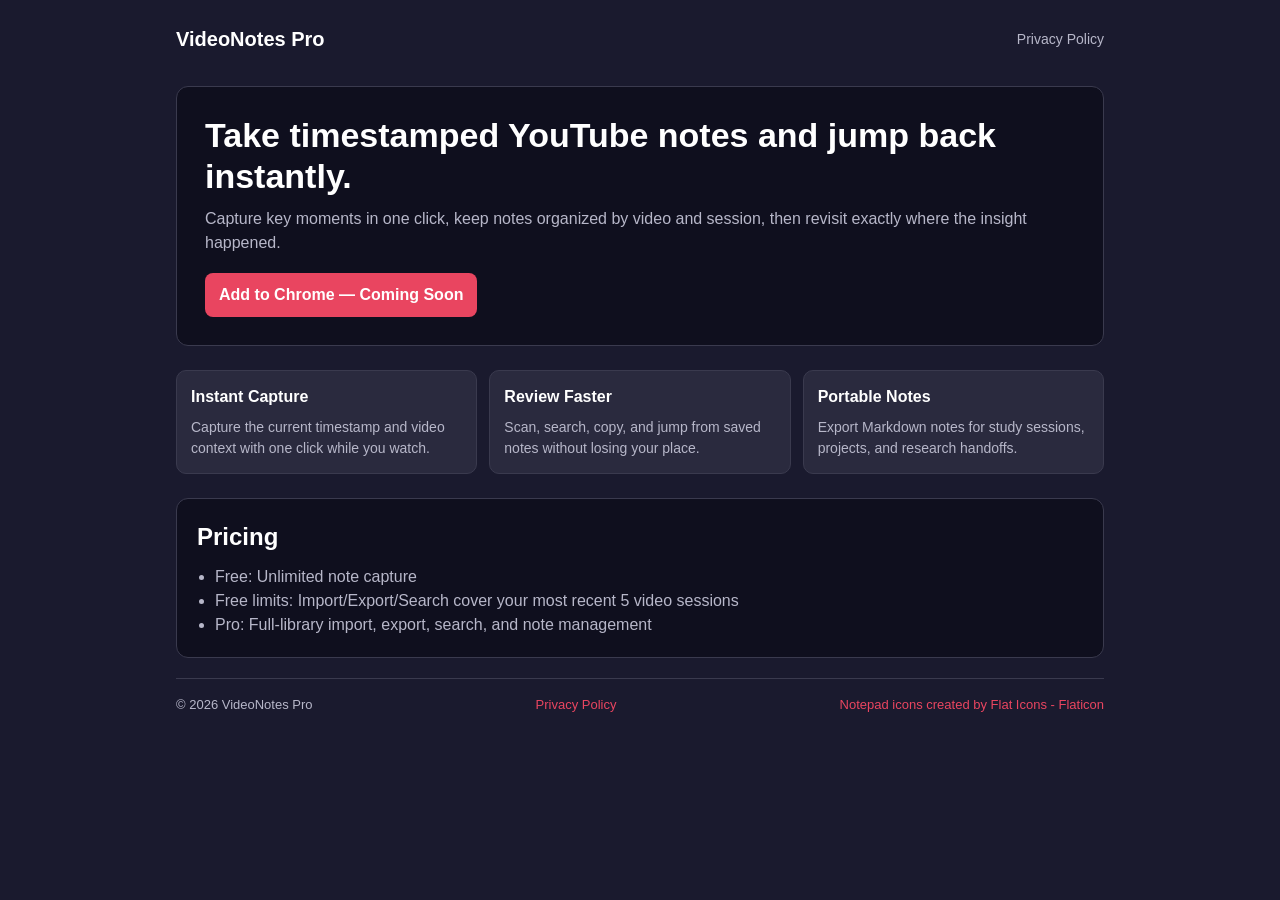
<file: index.html>
<!DOCTYPE html>
<html lang="en">
<head>
  <meta charset="UTF-8">
  <meta name="viewport" content="width=device-width, initial-scale=1.0">
  <title>VideoNotes Pro — Timestamped YouTube Notes, Organized and Clickable</title>
  <style>
    :root {
      --bg: #1a1a2e;
      --panel: #0f0f1e;
      --card: #2a2a3e;
      --text: #ffffff;
      --muted: #b7b7c9;
      --accent: #e94560;
      --accent-hover: #d63a52;
      --border: #3a3a4e;
    }
    * { box-sizing: border-box; margin: 0; padding: 0; }
    body {
      font-family: -apple-system, BlinkMacSystemFont, "Segoe UI", Roboto, "Helvetica Neue", Arial, sans-serif;
      background: var(--bg);
      color: var(--text);
      line-height: 1.5;
    }
    .wrap {
      max-width: 960px;
      margin: 0 auto;
      padding: 24px 16px 64px;
    }
    .nav {
      display: flex;
      justify-content: space-between;
      align-items: center;
      margin-bottom: 32px;
    }
    .brand { font-weight: 700; font-size: 20px; }
    .nav a {
      color: var(--muted);
      text-decoration: none;
      margin-left: 16px;
      font-size: 14px;
    }
    .hero {
      background: var(--panel);
      border: 1px solid var(--border);
      border-radius: 12px;
      padding: 28px;
      margin-bottom: 24px;
    }
    .hero h1 {
      font-size: 34px;
      line-height: 1.2;
      margin-bottom: 10px;
    }
    .hero p { color: var(--muted); margin-bottom: 18px; }
    .cta {
      display: inline-block;
      background: var(--accent);
      color: var(--text);
      padding: 10px 14px;
      border-radius: 8px;
      text-decoration: none;
      font-weight: 600;
    }
    .cta:hover { background: var(--accent-hover); }
    .grid {
      display: grid;
      grid-template-columns: repeat(auto-fit, minmax(220px, 1fr));
      gap: 12px;
      margin-bottom: 24px;
    }
    .card {
      background: var(--card);
      border: 1px solid var(--border);
      border-radius: 10px;
      padding: 14px;
    }
    .card h3 { margin-bottom: 8px; font-size: 16px; }
    .card p { color: var(--muted); font-size: 14px; }
    .pricing {
      background: var(--panel);
      border: 1px solid var(--border);
      border-radius: 12px;
      padding: 20px;
      margin-bottom: 20px;
    }
    .pricing ul { margin: 10px 0 0 18px; color: var(--muted); }
    .footer {
      border-top: 1px solid var(--border);
      padding-top: 16px;
      color: var(--muted);
      font-size: 13px;
      display: flex;
      flex-wrap: wrap;
      gap: 12px;
      justify-content: space-between;
    }
    .footer a { color: var(--accent); text-decoration: none; }
  </style>
</head>
<body>
  <div class="wrap">
    <header class="nav">
      <div class="brand">VideoNotes Pro</div>
      <div>
        <a href="privacy.html">Privacy Policy</a>
      </div>
    </header>

    <section class="hero">
      <h1>Take timestamped YouTube notes and jump back instantly.</h1>
      <p>Capture key moments in one click, keep notes organized by video and session, then revisit exactly where the insight happened.</p>
      <a class="cta" href="#" aria-disabled="true">Add to Chrome — Coming Soon</a>
    </section>

    <section class="grid">
      <article class="card">
        <h3>Instant Capture</h3>
        <p>Capture the current timestamp and video context with one click while you watch.</p>
      </article>
      <article class="card">
        <h3>Review Faster</h3>
        <p>Scan, search, copy, and jump from saved notes without losing your place.</p>
      </article>
      <article class="card">
        <h3>Portable Notes</h3>
        <p>Export Markdown notes for study sessions, projects, and research handoffs.</p>
      </article>
    </section>

    <section class="pricing">
      <h2>Pricing</h2>
      <ul>
        <li>Free: Unlimited note capture</li>
        <li>Free limits: Import/Export/Search cover your most recent 5 video sessions</li>
        <li>Pro: Full-library import, export, search, and note management</li>
      </ul>
    </section>

    <footer class="footer">
      <span>© 2026 VideoNotes Pro</span>
      <span><a href="privacy.html">Privacy Policy</a></span>
      <span><a href="https://www.flaticon.com/free-icons/notepad" title="notepad icons">Notepad icons created by Flat Icons - Flaticon</a></span>
    </footer>
  </div>
</body>
</html>
</file>
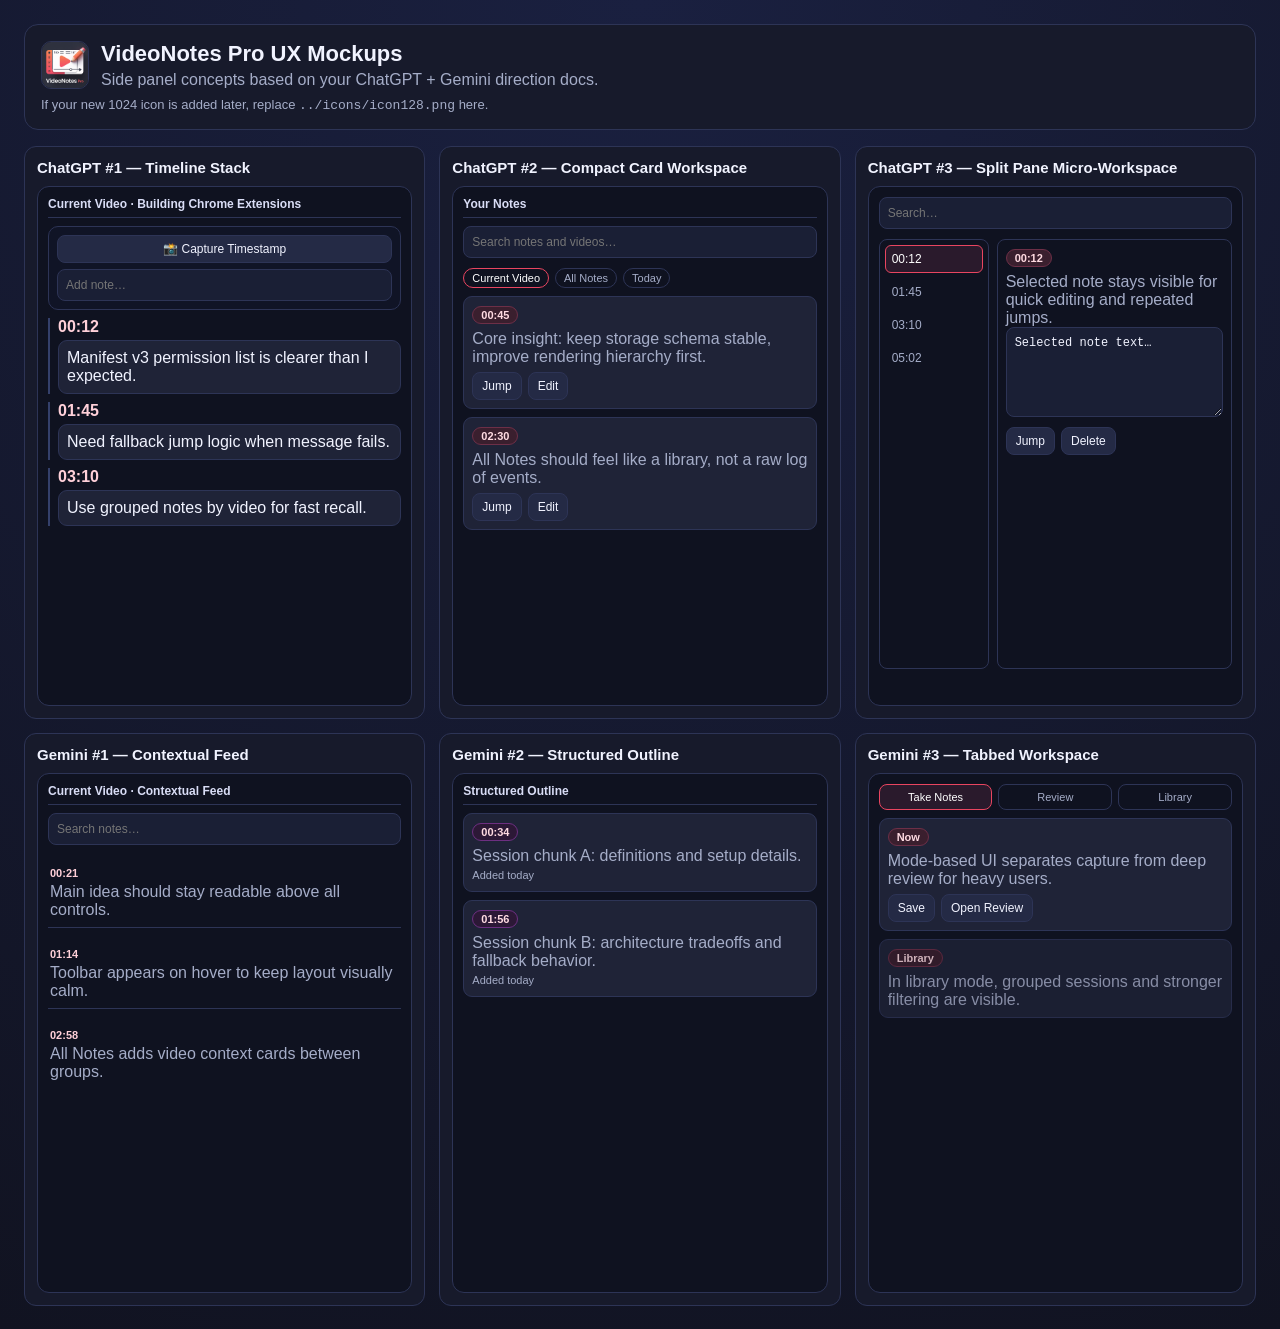
<file: mockups/index.html>
<!DOCTYPE html>
<html lang="en">
<head>
  <meta charset="UTF-8" />
  <meta name="viewport" content="width=device-width, initial-scale=1.0" />
  <title>VideoNotes Pro — UX Mockup Gallery</title>
  <link rel="stylesheet" href="mockups.css" />
</head>
<body>
  <main class="page">
    <header class="page-header">
      <div class="brand-wrap">
        <img src="../icons/icon128.png" alt="VideoNotes Pro icon" class="brand-icon" />
        <div>
          <h1>VideoNotes Pro UX Mockups</h1>
          <p>Side panel concepts based on your ChatGPT + Gemini direction docs.</p>
        </div>
      </div>
      <p class="note">If your new 1024 icon is added later, replace <code>../icons/icon128.png</code> here.</p>
    </header>

    <section class="comparison-grid">
      <article class="concept-card">
        <h2>ChatGPT #1 — Timeline Stack</h2>
        <div class="panel timeline">
          <div class="panel-header">Current Video · Building Chrome Extensions</div>
          <div class="capture-sticky">
            <button>📸 Capture Timestamp</button>
            <input placeholder="Add note…" />
          </div>
          <div class="feed">
            <div class="timeline-item">
              <span class="stamp">00:12</span>
              <div class="note-card">Manifest v3 permission list is clearer than I expected.</div>
            </div>
            <div class="timeline-item">
              <span class="stamp">01:45</span>
              <div class="note-card">Need fallback jump logic when message fails.</div>
            </div>
            <div class="timeline-item">
              <span class="stamp">03:10</span>
              <div class="note-card">Use grouped notes by video for fast recall.</div>
            </div>
          </div>
        </div>
      </article>

      <article class="concept-card">
        <h2>ChatGPT #2 — Compact Card Workspace</h2>
        <div class="panel compact">
          <div class="panel-header">Your Notes</div>
          <input class="search" placeholder="Search notes and videos…" />
          <div class="chips">
            <span class="chip active">Current Video</span>
            <span class="chip">All Notes</span>
            <span class="chip">Today</span>
          </div>
          <div class="feed">
            <div class="review-card">
              <span class="pill">00:45</span>
              <p>Core insight: keep storage schema stable, improve rendering hierarchy first.</p>
              <div class="actions"><button>Jump</button><button>Edit</button></div>
            </div>
            <div class="review-card">
              <span class="pill">02:30</span>
              <p>All Notes should feel like a library, not a raw log of events.</p>
              <div class="actions"><button>Jump</button><button>Edit</button></div>
            </div>
          </div>
        </div>
      </article>

      <article class="concept-card">
        <h2>ChatGPT #3 — Split Pane Micro-Workspace</h2>
        <div class="panel split">
          <input class="search" placeholder="Search…" />
          <div class="split-body">
            <aside class="left-rail">
              <div class="rail-item active">00:12</div>
              <div class="rail-item">01:45</div>
              <div class="rail-item">03:10</div>
              <div class="rail-item">05:02</div>
            </aside>
            <section class="detail">
              <span class="pill">00:12</span>
              <p>Selected note stays visible for quick editing and repeated jumps.</p>
              <textarea>Selected note text…</textarea>
              <div class="actions"><button>Jump</button><button>Delete</button></div>
            </section>
          </div>
        </div>
      </article>

      <article class="concept-card">
        <h2>Gemini #1 — Contextual Feed</h2>
        <div class="panel feed-mode">
          <div class="panel-header">Current Video · Contextual Feed</div>
          <input class="search" placeholder="Search notes…" />
          <div class="feed minimal">
            <div class="feed-row">
              <span class="tiny-stamp">00:21</span>
              <p>Main idea should stay readable above all controls.</p>
            </div>
            <div class="feed-row">
              <span class="tiny-stamp">01:14</span>
              <p>Toolbar appears on hover to keep layout visually calm.</p>
            </div>
            <div class="feed-row">
              <span class="tiny-stamp">02:58</span>
              <p>All Notes adds video context cards between groups.</p>
            </div>
          </div>
        </div>
      </article>

      <article class="concept-card">
        <h2>Gemini #2 — Structured Outline</h2>
        <div class="panel outline">
          <div class="panel-header">Structured Outline</div>
          <div class="feed">
            <div class="outline-card">
              <button class="pill action">00:34</button>
              <p>Session chunk A: definitions and setup details.</p>
              <small>Added today</small>
            </div>
            <div class="outline-card">
              <button class="pill action">01:56</button>
              <p>Session chunk B: architecture tradeoffs and fallback behavior.</p>
              <small>Added today</small>
            </div>
          </div>
        </div>
      </article>

      <article class="concept-card">
        <h2>Gemini #3 — Tabbed Workspace</h2>
        <div class="panel tabs-mode">
          <div class="tab-row">
            <span class="tab active">Take Notes</span>
            <span class="tab">Review</span>
            <span class="tab">Library</span>
          </div>
          <div class="feed">
            <div class="review-card">
              <span class="pill">Now</span>
              <p>Mode-based UI separates capture from deep review for heavy users.</p>
              <div class="actions"><button>Save</button><button>Open Review</button></div>
            </div>
            <div class="review-card muted">
              <span class="pill">Library</span>
              <p>In library mode, grouped sessions and stronger filtering are visible.</p>
            </div>
          </div>
        </div>
      </article>
    </section>
  </main>
</body>
</html>
</file>
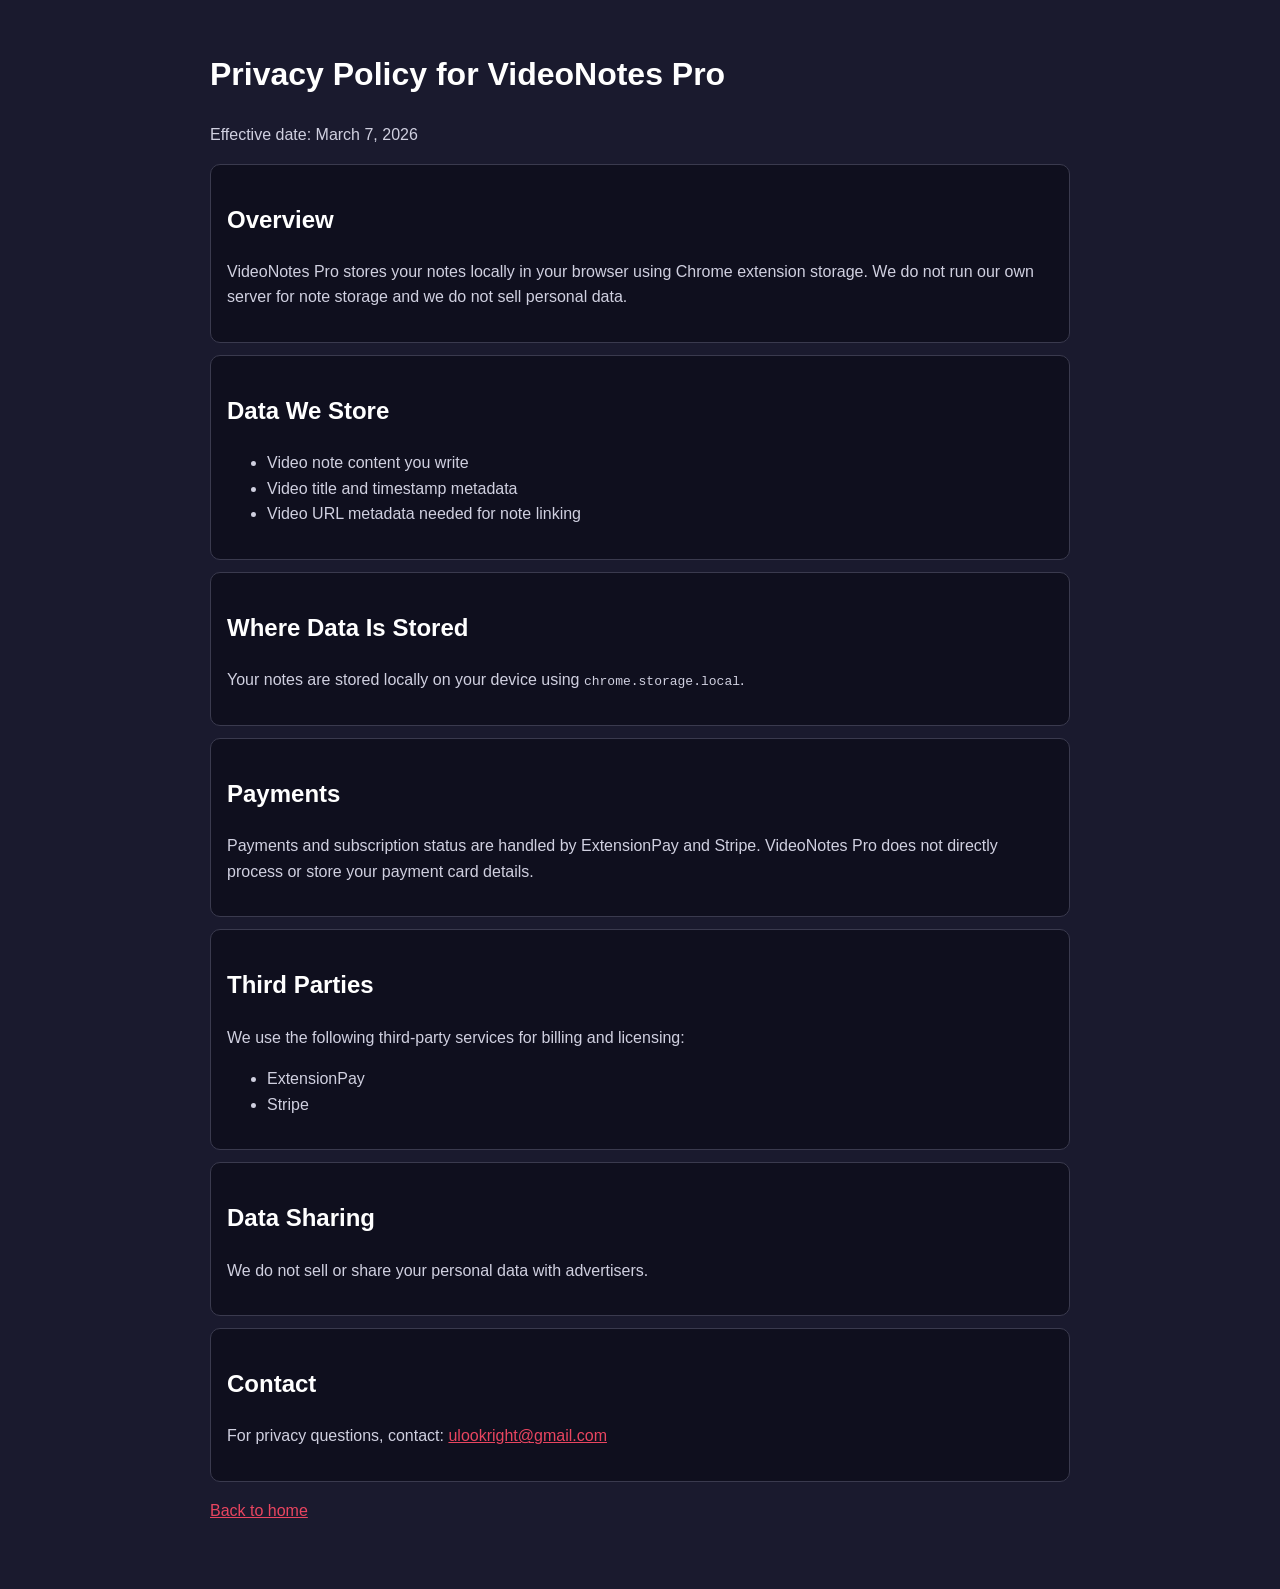
<file: privacy.html>
<!DOCTYPE html>
<html lang="en">
<head>
  <meta charset="UTF-8">
  <meta name="viewport" content="width=device-width, initial-scale=1.0">
  <title>VideoNotes Pro Privacy Policy</title>
  <style>
    body {
      font-family: -apple-system, BlinkMacSystemFont, "Segoe UI", Roboto, "Helvetica Neue", Arial, sans-serif;
      background: #1a1a2e;
      color: #ffffff;
      margin: 0;
      line-height: 1.6;
    }
    main {
      max-width: 860px;
      margin: 0 auto;
      padding: 28px 16px 50px;
    }
    h1, h2 { color: #ffffff; }
    p, li { color: #d0d0e0; }
    a { color: #e94560; }
    .card {
      background: #0f0f1e;
      border: 1px solid #3a3a4e;
      border-radius: 10px;
      padding: 16px;
      margin-top: 12px;
    }
  </style>
</head>
<body>
  <main>
    <h1>Privacy Policy for VideoNotes Pro</h1>
    <p>Effective date: March 7, 2026</p>

    <div class="card">
      <h2>Overview</h2>
      <p>VideoNotes Pro stores your notes locally in your browser using Chrome extension storage. We do not run our own server for note storage and we do not sell personal data.</p>
    </div>

    <div class="card">
      <h2>Data We Store</h2>
      <ul>
        <li>Video note content you write</li>
        <li>Video title and timestamp metadata</li>
        <li>Video URL metadata needed for note linking</li>
      </ul>
    </div>

    <div class="card">
      <h2>Where Data Is Stored</h2>
      <p>Your notes are stored locally on your device using <code>chrome.storage.local</code>.</p>
    </div>

    <div class="card">
      <h2>Payments</h2>
      <p>Payments and subscription status are handled by ExtensionPay and Stripe. VideoNotes Pro does not directly process or store your payment card details.</p>
    </div>

    <div class="card">
      <h2>Third Parties</h2>
      <p>We use the following third-party services for billing and licensing:</p>
      <ul>
        <li>ExtensionPay</li>
        <li>Stripe</li>
      </ul>
    </div>

    <div class="card">
      <h2>Data Sharing</h2>
      <p>We do not sell or share your personal data with advertisers.</p>
    </div>

    <div class="card">
      <h2>Contact</h2>
      <p>For privacy questions, contact: <a href="mailto:ulookright@gmail.com">ulookright@gmail.com</a></p>
    </div>

    <p><a href="index.html">Back to home</a></p>
  </main>
</body>
</html>
</file>
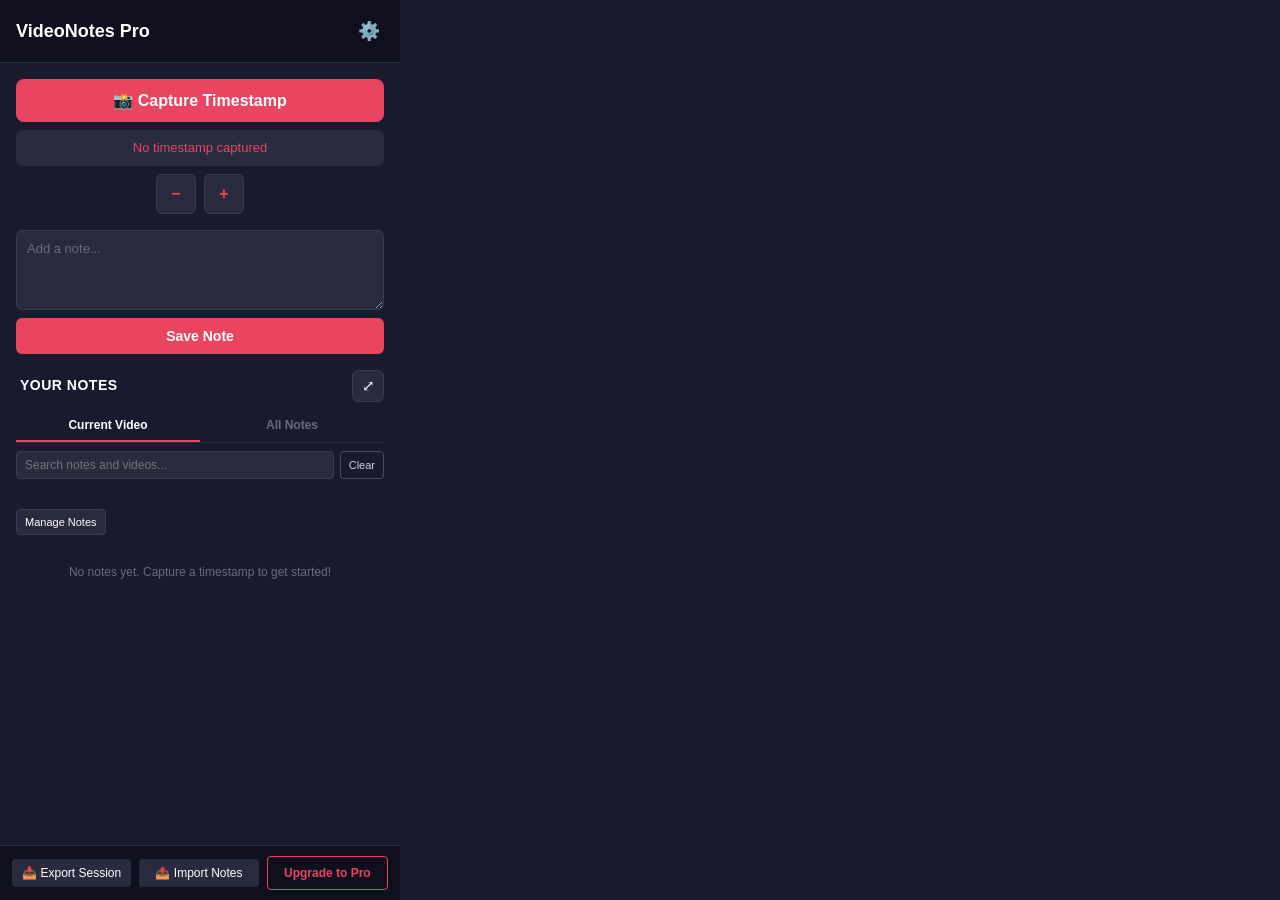
<file: sidepanel.html>
<!DOCTYPE html>
<html lang="en">
<head>
  <meta charset="UTF-8">
  <meta name="viewport" content="width=device-width, initial-scale=1.0">
  <title>VideoNotes Pro</title>
  <link rel="stylesheet" href="styles.css">
</head>
<body>
  <div id="container" class="panel-container">
    
    <!-- Header -->
    <header class="panel-header">
      <h1 class="panel-title">VideoNotes Pro</h1>
      <div class="header-right">
        <span id="unsaved-badge" class="unsaved-badge" style="display:none;"></span>
        <button id="settings-btn" class="settings-btn" title="Settings">
          ⚙️
        </button>
      </div>
    </header>

    <!-- Main Content -->
    <main class="panel-main">
      
      <!-- Capture Section -->
      <section class="capture-section">
        <button id="capture-btn" class="capture-btn">
          📸 Capture Timestamp
        </button>
        <div id="current-timestamp" class="current-timestamp">
          No timestamp captured
        </div>
        <div class="timestamp-adjustments">
          <button id="timestamp-minus-btn" class="timestamp-adjust-btn" title="Subtract 1 second">−</button>
          <button id="timestamp-plus-btn" class="timestamp-adjust-btn" title="Add 1 second">+</button>
        </div>
      </section>

      <!-- Note Input Section -->
      <section class="note-input-section">
        <textarea id="note-input" class="note-textarea" placeholder="Add a note..." maxlength="500"></textarea>
        <button id="save-btn" class="save-btn">Save Note</button>
        <div id="free-notes-countdown" class="free-notes-countdown" style="display:none;"></div>
      </section>

      <!-- Notes List Section -->
      <section class="notes-section">
        <div class="notes-header-row">
          <h2 class="notes-title">Your Notes</h2>
          <button id="notes-expand-btn" class="notes-expand-btn" type="button" title="Expand notes view" aria-pressed="false" aria-label="Expand notes view">⤢</button>
        </div>
        <div class="notes-tabs" role="tablist" aria-label="Notes view">
          <button id="tab-current" class="notes-tab active" type="button" role="tab" aria-selected="true">Current Video</button>
          <button id="tab-all" class="notes-tab" type="button" role="tab" aria-selected="false">All Notes</button>
        </div>
        <div class="notes-search">
          <input id="notes-search-input" type="text" class="notes-search-input" placeholder="Search notes and videos...">
          <button id="notes-search-clear" type="button" class="notes-search-clear">Clear</button>
        </div>
        <div id="notes-search-status" class="notes-search-status"></div>
        <div class="notes-controls">
          <button id="manage-notes-btn" type="button" class="notes-control-btn">Manage Notes</button>
          <button id="collapse-all-btn" type="button" class="notes-control-btn">− All</button>
          <button id="expand-all-btn" type="button" class="notes-control-btn">+ All</button>
        </div>
        <div id="manage-toolbar" class="manage-toolbar hidden">
          <button id="delete-selected-notes-btn" type="button" class="manage-btn">Delete Selected Notes</button>
          <button id="delete-selected-sessions-btn" type="button" class="manage-btn">Delete Selected Sessions</button>
          <button id="clear-selection-btn" type="button" class="manage-btn">Clear Selection</button>
        </div>
        <div id="notes-list" class="notes-list">
          <p class="empty-state">No notes yet. Capture a timestamp to get started!</p>
        </div>
      </section>

      <input id="import-file-input" type="file" accept=".md,text/markdown,text/plain" hidden multiple>

    </main>

    <!-- Footer -->
    <footer class="panel-footer">
      <button id="export-btn" class="footer-btn export-btn" title="Export session — Shift+click to export all sessions">📥 Export Session</button>
      <button id="import-btn" class="footer-btn import-btn" title="Import notes from file(s) — supports multiple files">📤 Import Notes</button>
      <a id="upgrade-link" href="#" class="footer-link upgrade-link">Upgrade to Pro</a>
    </footer>

  </div>

  <script src="ExtPay.js"></script>
  <script src="markdown_reader.js"></script>
  <script src="sidepanel.js"></script>
</body>
</html>
</file>
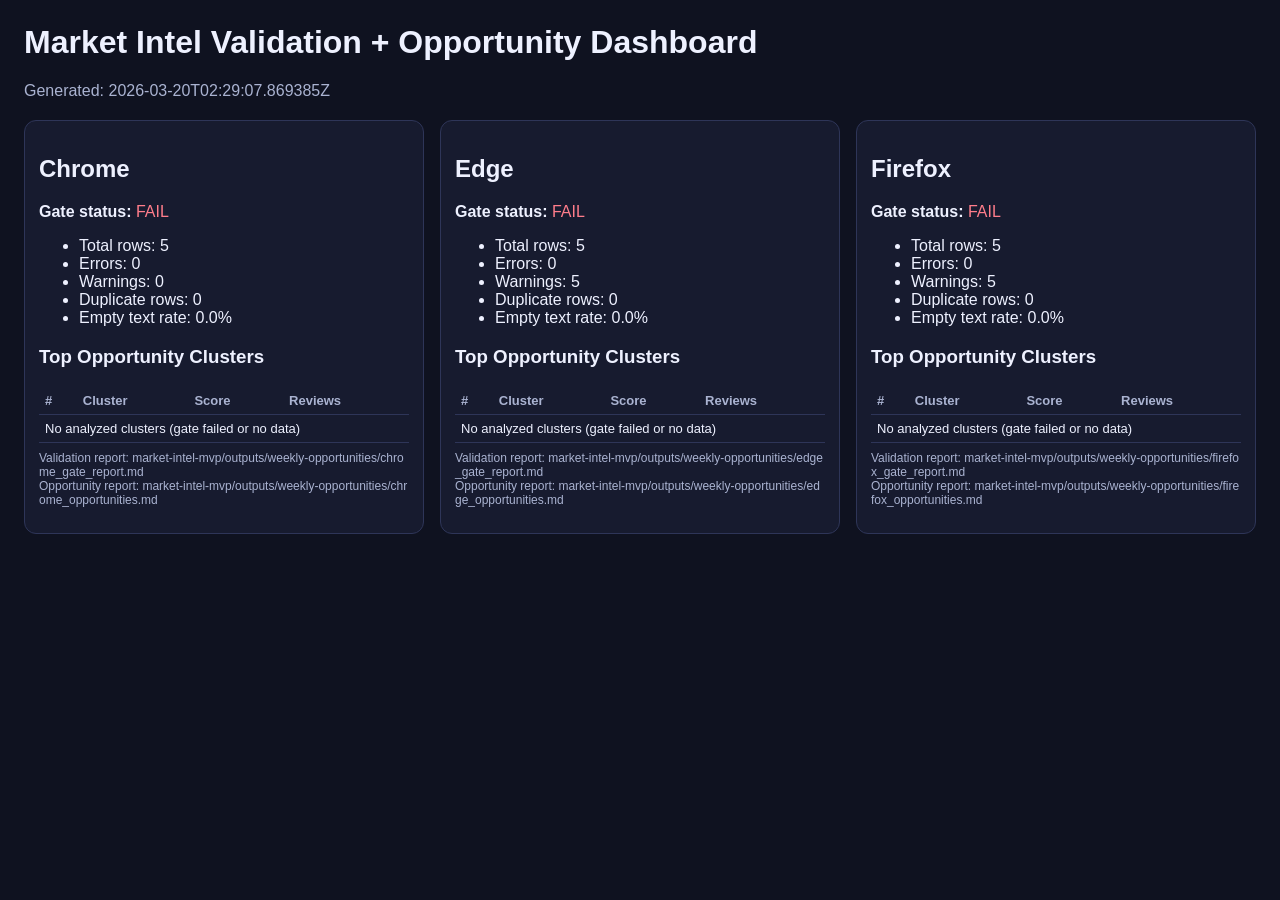
<file: market-intel-mvp/outputs/weekly-opportunities/dashboard.html>
<!doctype html>
<html lang='en'>
<head>
  <meta charset='utf-8'>
  <meta name='viewport' content='width=device-width, initial-scale=1'>
  <title>Market Intel Dashboard</title>
  <style>
    body { font-family: -apple-system, BlinkMacSystemFont, 'Segoe UI', sans-serif; margin: 0; padding: 24px; background: #0f1220; color: #eef1ff; }
    h1 { margin-top: 0; }
    .meta { color: #aab3d1; margin-bottom: 20px; }
    .grid { display: grid; gap: 16px; grid-template-columns: repeat(auto-fit, minmax(320px, 1fr)); }
    .card { background: #171b2f; border: 1px solid #2e3558; border-radius: 12px; padding: 14px; }
    .pass { color: #55d18d; }
    .fail { color: #ff7d8b; }
    table { width: 100%; border-collapse: collapse; margin-top: 8px; }
    th, td { border-bottom: 1px solid #2e3558; text-align: left; padding: 6px; font-size: 13px; }
    th { color: #aab3d1; }
    .artifacts { color: #aab3d1; font-size: 12px; margin-top: 8px; word-break: break-all; }
  </style>
</head>
<body>
  <h1>Market Intel Validation + Opportunity Dashboard</h1>
  <p class='meta'>Generated: 2026-03-20T02:29:07.869385Z</p>
  <div class='grid'>
    
    <section class='card'>
      <h2>Chrome</h2>
      <p><strong>Gate status:</strong> <span class='fail'>FAIL</span></p>
      <ul>
        <li>Total rows: 5</li>
        <li>Errors: 0</li>
        <li>Warnings: 0</li>
        <li>Duplicate rows: 0</li>
        <li>Empty text rate: 0.0%</li>
      </ul>
      <h3>Top Opportunity Clusters</h3>
      <table>
        <thead><tr><th>#</th><th>Cluster</th><th>Score</th><th>Reviews</th></tr></thead>
        <tbody><tr><td colspan='4'>No analyzed clusters (gate failed or no data)</td></tr></tbody>
      </table>
      <p class='artifacts'>
        Validation report: market-intel-mvp/outputs/weekly-opportunities/chrome_gate_report.md<br>
        Opportunity report: market-intel-mvp/outputs/weekly-opportunities/chrome_opportunities.md
      </p>
    </section>
    
    <section class='card'>
      <h2>Edge</h2>
      <p><strong>Gate status:</strong> <span class='fail'>FAIL</span></p>
      <ul>
        <li>Total rows: 5</li>
        <li>Errors: 0</li>
        <li>Warnings: 5</li>
        <li>Duplicate rows: 0</li>
        <li>Empty text rate: 0.0%</li>
      </ul>
      <h3>Top Opportunity Clusters</h3>
      <table>
        <thead><tr><th>#</th><th>Cluster</th><th>Score</th><th>Reviews</th></tr></thead>
        <tbody><tr><td colspan='4'>No analyzed clusters (gate failed or no data)</td></tr></tbody>
      </table>
      <p class='artifacts'>
        Validation report: market-intel-mvp/outputs/weekly-opportunities/edge_gate_report.md<br>
        Opportunity report: market-intel-mvp/outputs/weekly-opportunities/edge_opportunities.md
      </p>
    </section>
    
    <section class='card'>
      <h2>Firefox</h2>
      <p><strong>Gate status:</strong> <span class='fail'>FAIL</span></p>
      <ul>
        <li>Total rows: 5</li>
        <li>Errors: 0</li>
        <li>Warnings: 5</li>
        <li>Duplicate rows: 0</li>
        <li>Empty text rate: 0.0%</li>
      </ul>
      <h3>Top Opportunity Clusters</h3>
      <table>
        <thead><tr><th>#</th><th>Cluster</th><th>Score</th><th>Reviews</th></tr></thead>
        <tbody><tr><td colspan='4'>No analyzed clusters (gate failed or no data)</td></tr></tbody>
      </table>
      <p class='artifacts'>
        Validation report: market-intel-mvp/outputs/weekly-opportunities/firefox_gate_report.md<br>
        Opportunity report: market-intel-mvp/outputs/weekly-opportunities/firefox_opportunities.md
      </p>
    </section>
    
  </div>
</body>
</html>
</file>
<file: mockups/mockups.css>
:root {
  --bg: #111321;
  --panel: #171a2b;
  --card: #1f2337;
  --text: #f1f3ff;
  --muted: #a5adc8;
  --border: #2d3456;
  --accent: #e94560;
}

* { box-sizing: border-box; }

body {
  margin: 0;
  font-family: -apple-system, BlinkMacSystemFont, "Segoe UI", Roboto, Helvetica, Arial, sans-serif;
  background: radial-gradient(circle at top, #1a2040, var(--bg));
  color: var(--text);
}

.page {
  max-width: 1400px;
  margin: 0 auto;
  padding: 24px;
}

.page-header {
  background: var(--panel);
  border: 1px solid var(--border);
  border-radius: 14px;
  padding: 16px;
  margin-bottom: 16px;
}

.brand-wrap {
  display: flex;
  align-items: center;
  gap: 12px;
}

.brand-icon {
  width: 48px;
  height: 48px;
  border-radius: 10px;
  border: 1px solid var(--border);
}

h1 { font-size: 22px; margin: 0 0 4px; }
p { margin: 0; color: var(--muted); }
.note { margin-top: 8px; font-size: 13px; }

.comparison-grid {
  display: grid;
  grid-template-columns: repeat(auto-fit, minmax(360px, 1fr));
  gap: 14px;
}

.concept-card {
  background: var(--panel);
  border: 1px solid var(--border);
  border-radius: 12px;
  padding: 12px;
}

.concept-card h2 {
  margin: 0 0 10px;
  font-size: 15px;
}

.panel {
  width: 100%;
  max-width: 400px;
  margin: 0 auto;
  min-height: 520px;
  background: #0f1220;
  border: 1px solid var(--border);
  border-radius: 12px;
  padding: 10px;
  display: flex;
  flex-direction: column;
  gap: 8px;
}

.panel-header {
  font-size: 12px;
  font-weight: 600;
  color: #d9ddf6;
  border-bottom: 1px solid var(--border);
  padding-bottom: 6px;
}

.capture-sticky {
  position: sticky;
  top: 0;
  background: #101426;
  border: 1px solid var(--border);
  border-radius: 10px;
  padding: 8px;
  display: grid;
  gap: 6px;
}

button {
  border: 1px solid var(--border);
  border-radius: 8px;
  background: #242a45;
  color: var(--text);
  padding: 6px 9px;
  font-size: 12px;
}

button:hover { border-color: var(--accent); }

input, textarea {
  width: 100%;
  background: #1a1f35;
  border: 1px solid var(--border);
  border-radius: 8px;
  color: var(--text);
  padding: 8px;
  font-size: 12px;
}

textarea { min-height: 90px; resize: vertical; }

.search { margin-bottom: 2px; }

.feed {
  display: grid;
  gap: 8px;
  overflow: auto;
}

.timeline-item {
  border-left: 2px solid #34406b;
  padding-left: 8px;
}

.stamp, .tiny-stamp {
  display: inline-block;
  font-weight: 700;
  color: #ffd0d9;
  margin-bottom: 4px;
}

.tiny-stamp { font-size: 11px; }

.note-card, .review-card, .outline-card, .feed-row {
  background: var(--card);
  border: 1px solid var(--border);
  border-radius: 9px;
  padding: 8px;
}

.chips {
  display: flex;
  gap: 6px;
  flex-wrap: wrap;
}

.chip {
  font-size: 11px;
  border: 1px solid var(--border);
  border-radius: 999px;
  padding: 3px 8px;
  color: var(--muted);
}

.chip.active {
  color: white;
  border-color: var(--accent);
}

.pill {
  display: inline-block;
  background: #3a1f2e;
  color: #ffdbe2;
  border: 1px solid #6d2f47;
  border-radius: 999px;
  font-size: 11px;
  font-weight: 700;
  padding: 2px 8px;
  margin-bottom: 6px;
}

.actions {
  display: flex;
  gap: 6px;
  margin-top: 6px;
}

.split-body {
  display: grid;
  grid-template-columns: 110px 1fr;
  gap: 8px;
  min-height: 430px;
}

.left-rail {
  border: 1px solid var(--border);
  border-radius: 8px;
  padding: 5px;
  display: grid;
  gap: 5px;
  align-content: start;
}

.rail-item {
  font-size: 12px;
  padding: 6px;
  border-radius: 6px;
  border: 1px solid transparent;
  color: var(--muted);
}

.rail-item.active {
  color: #fff;
  border-color: var(--accent);
  background: #2a1a2c;
}

.detail {
  border: 1px solid var(--border);
  border-radius: 8px;
  padding: 8px;
}

.feed.minimal .feed-row {
  border: none;
  border-bottom: 1px solid var(--border);
  border-radius: 0;
  background: transparent;
  padding-left: 2px;
}

.feed.minimal .feed-row:last-child { border-bottom: none; }

.outline-card .action {
  background: #2c1836;
  border-color: #6d2f81;
}

.outline-card small {
  color: var(--muted);
  font-size: 11px;
}

.tab-row {
  display: grid;
  grid-template-columns: repeat(3, 1fr);
  gap: 6px;
}

.tab {
  font-size: 11px;
  text-align: center;
  padding: 6px;
  border: 1px solid var(--border);
  border-radius: 8px;
  color: var(--muted);
}

.tab.active {
  color: white;
  border-color: var(--accent);
  background: #2a1a2c;
}

.muted { opacity: 0.8; }

@media (max-width: 860px) {
  .comparison-grid { grid-template-columns: 1fr; }
}
</file>
<file: styles.css>
html,
body {
  height: 100%;
  overflow: hidden;
}

* {
  margin: 0;
  padding: 0;
  box-sizing: border-box;
}

body {
  font-family: -apple-system, BlinkMacSystemFont, "Segoe UI", Roboto, "Helvetica Neue", Arial, sans-serif;
  background-color: #1a1a2e;
  color: #ffffff;
  font-size: 14px;
  line-height: 1.5;
  overflow-x: hidden;
}

.panel-container {
  width: 100%;
  max-width: 400px;
  height: 100%;
  display: flex;
  flex-direction: column;
  background-color: #1a1a2e;
  overflow-x: hidden;
}

/* Header */
.panel-header {
  display: flex;
  justify-content: space-between;
  align-items: center;
  padding: 16px;
  background-color: #0f0f1e;
  border-bottom: 1px solid #2a2a3e;
}

.header-right {
  display: flex;
  align-items: center;
  gap: 8px;
}

.unsaved-badge {
  font-size: 11px;
  font-weight: 600;
  color: #e94560;
  background-color: rgba(233, 69, 96, 0.12);
  border: 1px solid rgba(233, 69, 96, 0.35);
  border-radius: 10px;
  padding: 3px 8px;
  white-space: nowrap;
  cursor: pointer;
  transition: background-color 0.2s;
}

.unsaved-badge:hover {
  background-color: rgba(233, 69, 96, 0.25);
}

.panel-title {
  font-size: 18px;
  font-weight: 600;
  color: #ffffff;
}

.settings-btn {
  background: none;
  border: none;
  font-size: 18px;
  cursor: pointer;
  padding: 4px;
  border-radius: 4px;
  transition: background-color 0.2s;
}

.settings-btn:hover {
  background-color: #2a2a3e;
}

/* Main Content */
.panel-main {
  flex: 1;
  overflow-y: auto;
  overflow-x: hidden;
  padding: 16px;
  display: flex;
  flex-direction: column;
  gap: 16px;
}

/* Capture Section */
.capture-section {
  display: flex;
  flex-direction: column;
  gap: 8px;
}

.capture-btn {
  width: 100%;
  padding: 12px 16px;
  background-color: #e94560;
  color: #ffffff;
  border: none;
  border-radius: 8px;
  font-size: 16px;
  font-weight: 600;
  cursor: pointer;
  transition: background-color 0.2s, transform 0.1s;
}

.capture-btn:hover {
  background-color: #d63a52;
}

.capture-btn:active {
  transform: scale(0.98);
}

.current-timestamp {
  padding: 8px 12px;
  background-color: #2a2a3e;
  border-radius: 6px;
  text-align: center;
  font-size: 13px;
  color: #e94560;
  font-weight: 500;
}

.timestamp-adjustments {
  display: flex;
  gap: 8px;
  justify-content: center;
}

.timestamp-adjust-btn {
  width: 40px;
  height: 40px;
  background-color: #2a2a3e;
  color: #e94560;
  border: 1px solid #3a3a4e;
  border-radius: 6px;
  font-size: 16px;
  font-weight: 700;
  cursor: pointer;
  transition: all 0.2s;
  display: flex;
  align-items: center;
  justify-content: center;
}

.timestamp-adjust-btn:hover {
  background-color: #323242;
  border-color: #e94560;
  color: #ffffff;
}

.timestamp-adjust-btn:active {
  transform: scale(0.95);
}

/* Note Input Section */
.note-input-section {
  display: flex;
  flex-direction: column;
  gap: 8px;
}

.note-textarea {
  width: 100%;
  padding: 10px;
  background-color: #2a2a3e;
  color: #ffffff;
  border: 1px solid #3a3a4e;
  border-radius: 6px;
  font-family: inherit;
  font-size: 13px;
  resize: vertical;
  min-height: 80px;
  transition: border-color 0.2s;
}

.note-textarea:focus {
  outline: none;
  border-color: #e94560;
  background-color: #323242;
}

.note-textarea::placeholder {
  color: #6a6a7e;
}

.save-btn {
  width: 100%;
  padding: 10px 16px;
  background-color: #e94560;
  color: #ffffff;
  border: none;
  border-radius: 6px;
  font-size: 14px;
  font-weight: 600;
  cursor: pointer;
  transition: background-color 0.2s, transform 0.1s;
}

.save-btn:hover {
  background-color: #d63a52;
}

.save-btn:active {
  transform: scale(0.98);
}

.save-btn:disabled {
  background-color: #3a3a4e;
  color: #666;
  cursor: not-allowed;
  transform: none;
}

.free-notes-countdown {
  font-size: 11px;
  color: #888;
  text-align: center;
  padding: 4px 0 0;
  line-height: 1.4;
}

.free-notes-countdown.nearly-full {
  color: #f5a623;
}

.free-notes-countdown.at-limit {
  color: #e94560;
  font-weight: 600;
}

.countdown-upgrade-link {
  color: #e94560;
  text-decoration: none;
}

.countdown-upgrade-link:hover {
  text-decoration: underline;
}

/* Notes Section */
.notes-section {
  display: flex;
  flex-direction: column;
  gap: 8px;
  min-height: 0;
}

.notes-header-row {
  display: flex;
  align-items: center;
  justify-content: space-between;
  gap: 8px;
}

.notes-expand-btn {
  width: 32px;
  height: 32px;
  border: 1px solid #3a3a4e;
  border-radius: 6px;
  background: #2a2a3e;
  color: #ffffff;
  font-size: 15px;
  line-height: 1;
  cursor: pointer;
  transition: border-color 0.2s, background-color 0.2s, transform 0.1s;
}

.notes-expand-btn:hover {
  border-color: #e94560;
  background-color: #323242;
}

.notes-expand-btn:active {
  transform: scale(0.96);
}

.notes-tabs {
  display: flex;
  border-bottom: 1px solid #2a2a3e;
}

.notes-tab {
  flex: 1;
  background: none;
  border: none;
  color: #6a6a7e;
  padding: 8px 6px;
  font-size: 12px;
  font-weight: 600;
  cursor: pointer;
  border-bottom: 2px solid transparent;
}

.notes-tab.active {
  color: #ffffff;
  border-bottom-color: #e94560;
}

.notes-search {
  display: flex;
  gap: 6px;
}

.notes-search-input {
  flex: 1;
  background-color: #2a2a3e;
  color: #ffffff;
  border: 1px solid #3a3a4e;
  border-radius: 4px;
  padding: 6px 8px;
  font-size: 12px;
}

.notes-search-input:focus {
  outline: none;
  border-color: #e94560;
}

.notes-search-clear {
  background: transparent;
  border: 1px solid #4a4a5e;
  color: #d0d0e0;
  border-radius: 4px;
  padding: 6px 8px;
  font-size: 11px;
  cursor: pointer;
}

.notes-search-clear:hover {
  border-color: #e94560;
  color: #ffffff;
}

.notes-search-status {
  min-height: 14px;
  font-size: 11px;
  color: #6a6a7e;
  padding-left: 2px;
}

.notes-controls {
  display: flex;
  gap: 6px;
  flex-wrap: wrap;
}

.notes-control-btn {
  background: #2a2a3e;
  color: #ffffff;
  border: 1px solid #3a3a4e;
  border-radius: 4px;
  padding: 6px 8px;
  font-size: 11px;
  cursor: pointer;
}

.notes-control-btn:hover {
  border-color: #e94560;
}

.notes-controls.current-only #collapse-all-btn,
.notes-controls.current-only #expand-all-btn {
  display: none;
}

.manage-toolbar {
  display: flex;
  gap: 6px;
  flex-wrap: wrap;
}

.manage-toolbar.hidden {
  display: none;
}

.manage-btn {
  background: transparent;
  border: 1px solid #4a4a5e;
  color: #d0d0e0;
  border-radius: 4px;
  padding: 5px 8px;
  font-size: 11px;
  cursor: pointer;
}

.manage-btn:hover {
  border-color: #e94560;
  color: #ffffff;
}

.notes-title {
  font-size: 14px;
  font-weight: 600;
  color: #ffffff;
  text-transform: uppercase;
  letter-spacing: 0.5px;
  padding: 0 4px;
}

.notes-list {
  display: flex;
  flex-direction: column;
  gap: 8px;
  overflow-y: auto;
  max-height: 300px;
  min-height: 0;
}

.notes-list::-webkit-scrollbar {
  width: 6px;
}

.notes-list::-webkit-scrollbar-track {
  background-color: #1a1a2e;
}

.notes-list::-webkit-scrollbar-thumb {
  background-color: #3a3a4e;
  border-radius: 3px;
}

.notes-list::-webkit-scrollbar-thumb:hover {
  background-color: #4a4a5e;
}

.empty-state {
  text-align: center;
  color: #6a6a7e;
  font-size: 12px;
  padding: 20px 10px;
}

.note-card {
  padding: 10px;
  background-color: #2a2a3e;
  border-radius: 6px;
  border-left: 3px solid #e94560;
  min-width: 0;
}

.note-card.note-external {
  border-left-style: dashed;
}

.note-card.note-pinned {
  border-left-color: #ffd166;
}

.note-row {
  display: flex;
  align-items: center;
  justify-content: space-between;
  gap: 8px;
  margin-bottom: 6px;
}

.note-row-left {
  display: flex;
  align-items: center;
  gap: 6px;
  min-width: 0;
}

.note-select-checkbox,
.session-select-checkbox {
  accent-color: #e94560;
}

.note-timestamp {
  display: inline-block;
  background-color: #e94560;
  color: #ffffff;
  padding: 4px 8px;
  border-radius: 4px;
  font-size: 12px;
  font-weight: 600;
  cursor: pointer;
  transition: background-color 0.2s;
  margin-bottom: 6px;
}

.note-timestamp:hover {
  background-color: #d63a52;
}

.note-edit-btn {
  background: transparent;
  border: 1px solid #4a4a5e;
  color: #d0d0e0;
  border-radius: 4px;
  font-size: 11px;
  padding: 4px 7px;
  cursor: pointer;
}

.note-edit-btn:hover {
  border-color: #e94560;
  color: #ffffff;
}

.note-text {
  color: #d0d0e0;
  font-size: 13px;
  word-wrap: break-word;
  overflow-wrap: anywhere;
  line-height: 1.55;
  position: relative;
}

.note-text.note-text-truncated {
  max-height: 4.8em;
  overflow: hidden;
}

.note-text.note-text-truncated::after {
  content: '';
  position: absolute;
  left: 0;
  right: 0;
  bottom: 0;
  height: 1.6em;
  background: linear-gradient(180deg, rgba(42, 42, 62, 0) 0%, rgba(42, 42, 62, 1) 100%);
}

.note-text.note-text-expanded {
  display: block;
  max-height: none;
}

.note-text.note-text-expanded::after {
  display: none;
}

.note-text-markdown p,
.note-text-markdown ul,
.note-text-markdown ol,
.note-text-markdown pre,
.note-text-markdown blockquote,
.note-text-markdown h1,
.note-text-markdown h2,
.note-text-markdown h3,
.note-text-markdown h4,
.note-text-markdown h5,
.note-text-markdown h6 {
  margin: 0 0 0.55em 0;
}

.note-text-markdown p:last-child,
.note-text-markdown ul:last-child,
.note-text-markdown ol:last-child,
.note-text-markdown pre:last-child,
.note-text-markdown blockquote:last-child,
.note-text-markdown h1:last-child,
.note-text-markdown h2:last-child,
.note-text-markdown h3:last-child,
.note-text-markdown h4:last-child,
.note-text-markdown h5:last-child,
.note-text-markdown h6:last-child {
  margin-bottom: 0;
}

.note-text-markdown h1,
.note-text-markdown h2,
.note-text-markdown h3,
.note-text-markdown h4,
.note-text-markdown h5,
.note-text-markdown h6 {
  color: #ffffff;
  font-weight: 700;
  line-height: 1.3;
}

.note-text-markdown h1 { font-size: 1.1em; }
.note-text-markdown h2 { font-size: 1.06em; }
.note-text-markdown h3,
.note-text-markdown h4,
.note-text-markdown h5,
.note-text-markdown h6 { font-size: 1em; }

.note-text-markdown ul,
.note-text-markdown ol {
  padding-left: 1.15em;
}

.note-text-markdown li {
  margin: 0.2em 0;
}

.note-text-markdown li.md-task {
  list-style: none;
  margin-left: -1.1em;
}

.note-text-markdown li.md-task input[type='checkbox'] {
  accent-color: #e94560;
  margin-right: 6px;
}

.note-text-markdown blockquote {
  border-left: 2px solid #4a4a5e;
  padding-left: 8px;
  color: #b7b7ca;
}

.note-text-markdown code {
  background: #1a1a2e;
  border: 1px solid #3a3a4e;
  border-radius: 4px;
  padding: 1px 4px;
  font-family: ui-monospace, SFMono-Regular, Menlo, Monaco, Consolas, 'Liberation Mono', monospace;
  font-size: 12px;
}

.note-text-markdown pre {
  background: #1a1a2e;
  border: 1px solid #3a3a4e;
  border-radius: 6px;
  padding: 8px;
  overflow-x: auto;
}

.note-text-markdown pre code {
  background: transparent;
  border: none;
  border-radius: 0;
  padding: 0;
}

.note-text-markdown a {
  color: #ff8da0;
  text-decoration: underline;
  text-underline-offset: 2px;
}

.note-text-markdown a:hover {
  color: #ffb4c0;
}

.note-quick-actions {
  display: flex;
  gap: 6px;
  margin-top: 8px;
  flex-wrap: wrap;
}

.note-action-btn {
  background: transparent;
  border: 1px solid #4a4a5e;
  color: #d0d0e0;
  border-radius: 4px;
  font-size: 11px;
  padding: 4px 7px;
  cursor: pointer;
}

.note-action-btn:hover {
  border-color: #e94560;
  color: #ffffff;
}

.note-action-btn:disabled {
  opacity: 0.7;
  cursor: default;
}

.note-pin-btn.is-active {
  border-color: #ffd166;
  color: #ffd166;
}

.note-video-label {
  font-size: 11px;
  color: #6a6a7e;
  margin-bottom: 4px;
  padding-left: 4px;
  white-space: nowrap;
  overflow: hidden;
  text-overflow: ellipsis;
}

/* Session Headers */
.session-header {
  margin: 12px 0 8px 0;
  padding: 8px 0;
  border-top: 1px solid #2a2a3e;
}

.session-header:first-child {
  border-top: none;
  margin-top: 0;
}

.session-title {
  font-size: 12px;
  font-weight: 700;
  color: #b0b0c4;
  text-transform: uppercase;
  letter-spacing: 0.5px;
  margin: 0;
  padding: 4px 0;
}

.video-group {
  border: 1px solid #2a2a3e;
  border-radius: 8px;
  padding: 8px;
  background-color: #1f1f32;
}

.video-group + .video-group {
  margin-top: 8px;
}

.video-group-header {
  display: flex;
  align-items: center;
  justify-content: space-between;
  gap: 8px;
  margin-bottom: 8px;
}

.video-group-header.is-collapsed {
  margin-bottom: 0;
}

.video-group-header-left {
  display: flex;
  align-items: center;
  gap: 6px;
  min-width: 0;
}

.video-group-toggle {
  background: transparent;
  border: 1px solid #4a4a5e;
  color: #d0d0e0;
  border-radius: 4px;
  font-size: 11px;
  padding: 2px 6px;
  cursor: pointer;
}

.video-group-toggle:hover {
  border-color: #e94560;
  color: #ffffff;
}

.video-group-title {
  font-size: 12px;
  font-weight: 600;
  color: #ffffff;
  white-space: nowrap;
  overflow: hidden;
  text-overflow: ellipsis;
}

.video-group-delete-btn {
  background: transparent;
  border: 1px solid #4a4a5e;
  color: #d0d0e0;
  border-radius: 4px;
  font-size: 11px;
  padding: 4px 7px;
  cursor: pointer;
  flex-shrink: 0;
}

.video-group-delete-btn:hover {
  border-color: #e94560;
  color: #ffffff;
}

/* Footer */
.panel-footer {
  display: flex;
  justify-content: space-between;
  align-items: center;
  padding: 10px 12px;
  background-color: #0f0f1e;
  border-top: 1px solid #2a2a3e;
  gap: 8px;
  flex-shrink: 0;
  flex-wrap: wrap;
}

.footer-btn,
.footer-link {
  padding: 7px 10px;
  font-size: 12px;
  border-radius: 4px;
  cursor: pointer;
  transition: all 0.2s;
  min-width: 108px;
  flex: 1;
}

.export-btn {
  background-color: #2a2a3e;
  color: #ffffff;
  border: none;
  font-weight: 500;
}

.export-btn:hover {
  background-color: #3a3a4e;
}

.import-btn {
  background-color: #2a2a3e;
  color: #ffffff;
  border: none;
  font-weight: 500;
}

.import-btn:hover {
  background-color: #3a3a4e;
}

.upgrade-link {
  background-color: transparent;
  color: #e94560;
  border: 1px solid #e94560;
  text-decoration: none;
  font-weight: 600;
  text-align: center;
  display: inline-flex;
  align-items: center;
  justify-content: center;
}

.upgrade-link:hover {
  background-color: #e94560;
  color: #ffffff;
}

body.notes-expanded .panel-main {
  overflow: hidden;
}

body.notes-expanded .capture-section,
body.notes-expanded .note-input-section,
body.notes-expanded .panel-footer {
  display: none;
}

body.notes-expanded .notes-section {
  flex: 1;
  background-color: #141425;
  border: 1px solid #2a2a3e;
  border-radius: 10px;
  padding: 12px;
  gap: 10px;
}

body.notes-expanded .notes-list {
  flex: 1;
  max-height: none;
  padding: 4px 4px 2px 1px;
}

body.notes-expanded .notes-title {
  font-size: 15px;
}

body.notes-expanded .notes-header-row {
  position: sticky;
  top: 0;
  background-color: #141425;
  z-index: 2;
  padding-bottom: 2px;
}

body.notes-expanded .notes-search-input,
body.notes-expanded .notes-control-btn,
body.notes-expanded .manage-btn {
  min-height: 34px;
}

body.notes-expanded .note-card {
  padding: 12px;
}

body.notes-expanded .note-text {
  font-size: 14px;
  line-height: 1.6;
}
</file>
